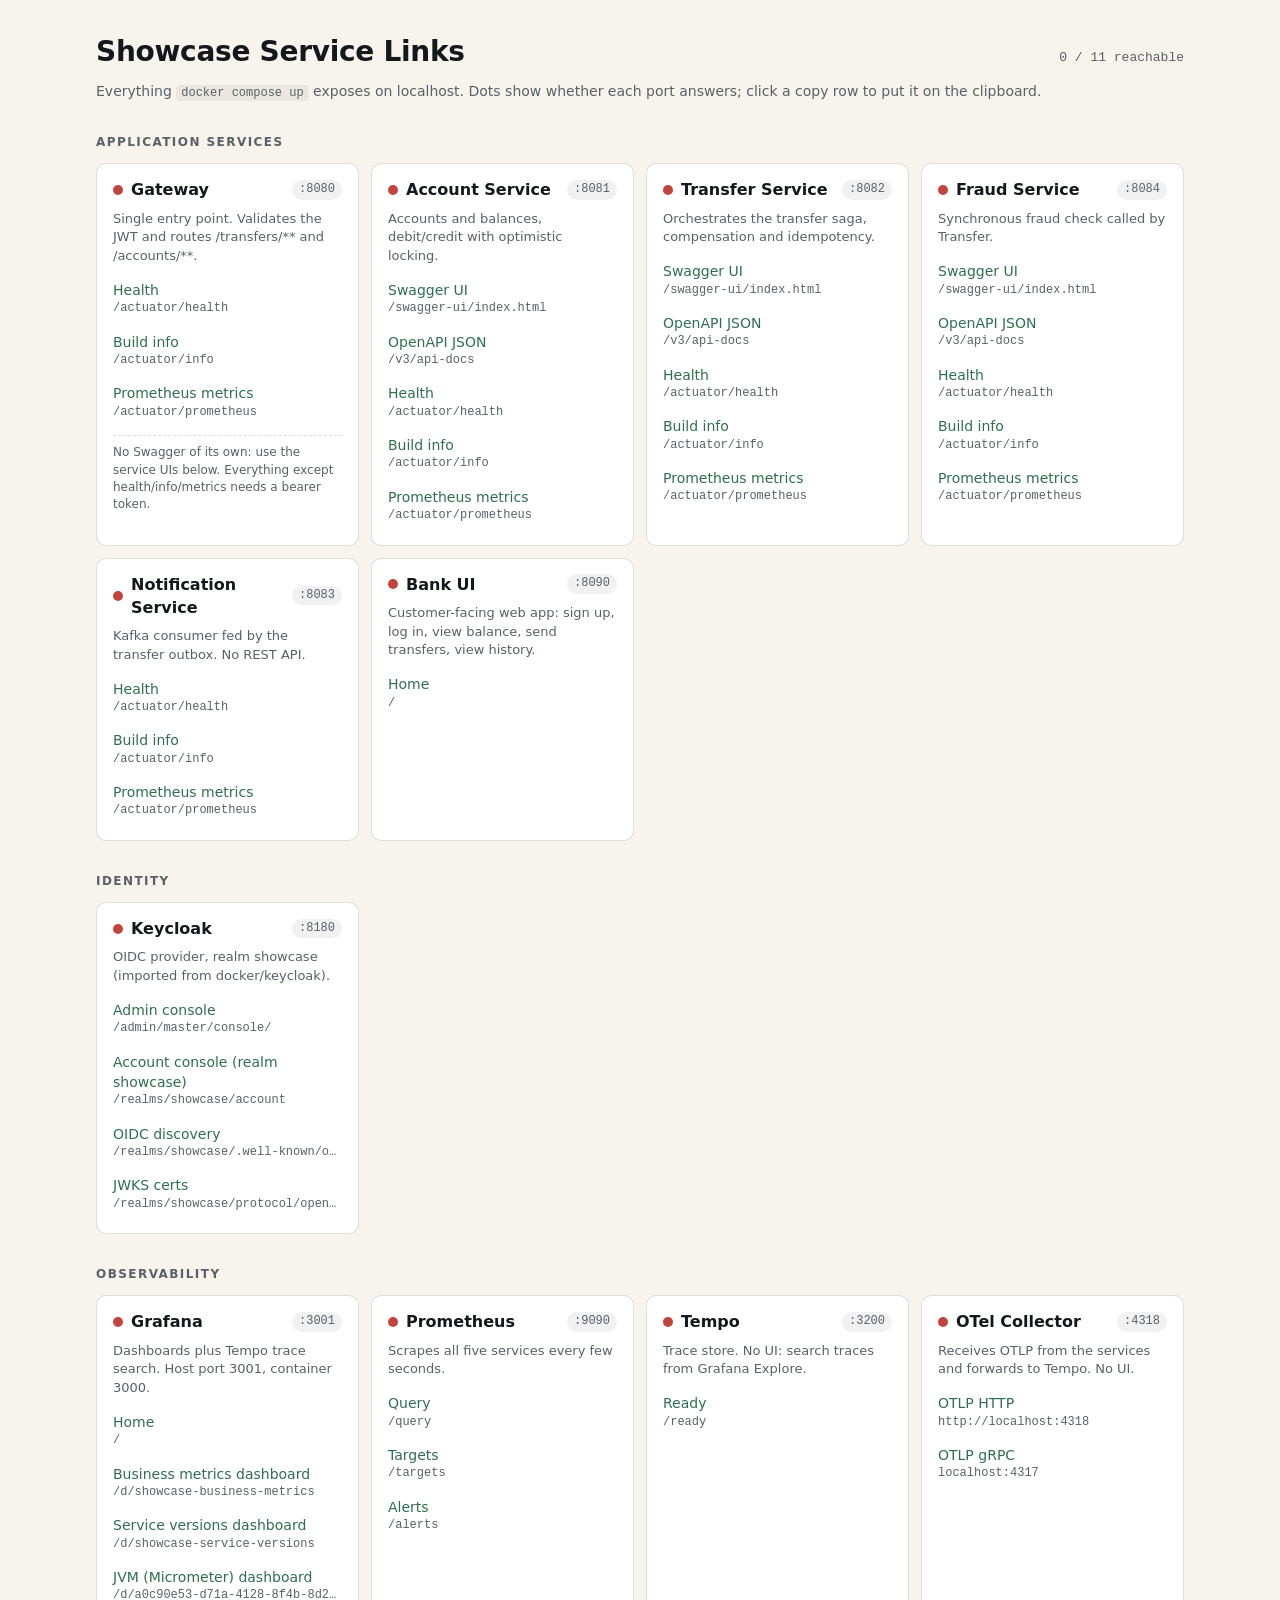
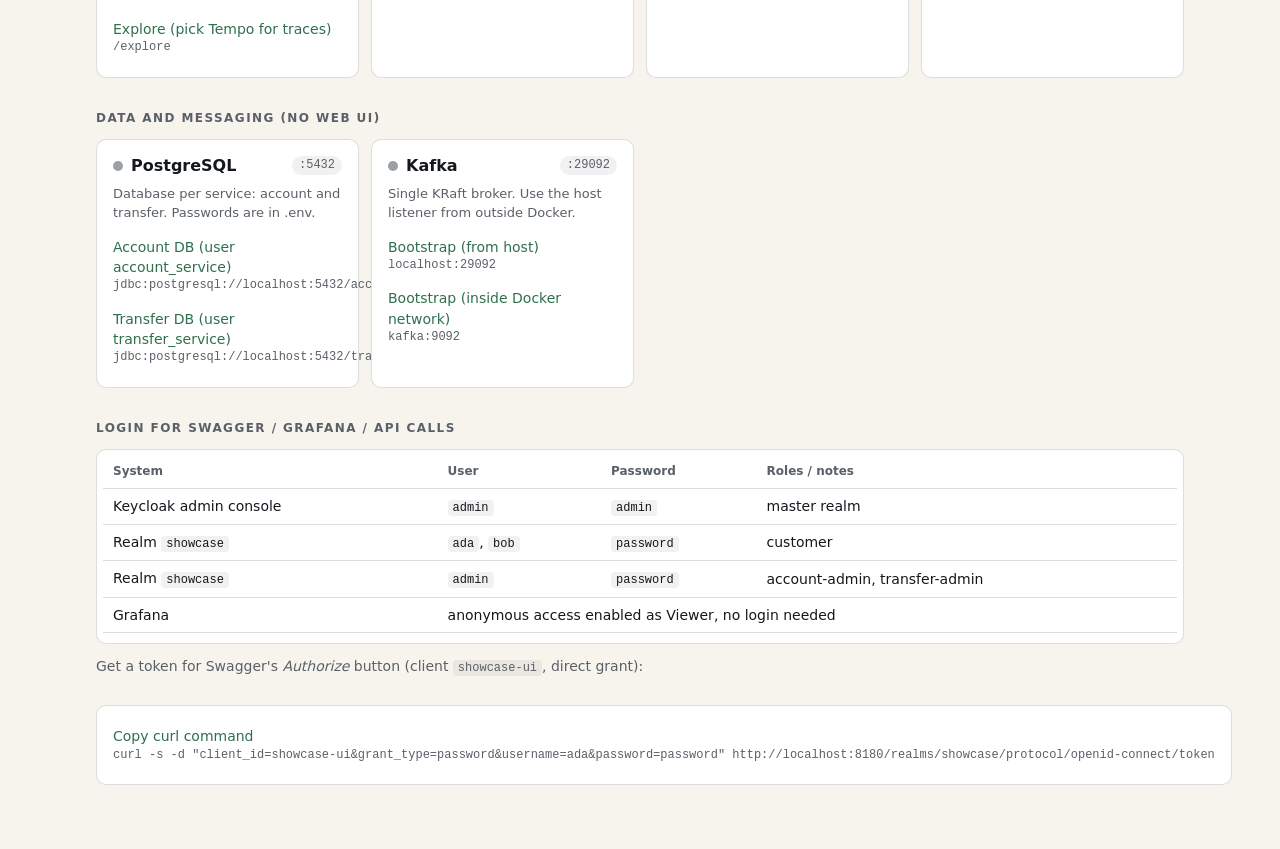
<file: docs/service-links.html>
<!doctype html>
<html lang="en">
<head>
<meta charset="utf-8">
<meta name="viewport" content="width=device-width, initial-scale=1">
<title>Showcase Service Links</title>
<style>
  :root{
    --bg:#F6F4EC; --card:#FFFFFF; --ink:#14181D; --ink-soft:#5A6068; --line:rgba(20,24,29,.14);
    --accent:#2F6F4E; --accent-soft:rgba(47,111,78,.12); --steel:#2B4C7E;
    --up:#2F9E5E; --down:#C2453D; --unknown:#9AA0A6; --code-bg:rgba(20,24,29,.06);
    --font:system-ui,-apple-system,"Segoe UI",Roboto,sans-serif;
    --mono:ui-monospace,SFMono-Regular,Consolas,"Liberation Mono",monospace;
  }
  @media (prefers-color-scheme:dark){
    :root{
      --bg:#14181D; --card:#1D2329; --ink:#ECEAE2; --ink-soft:#9BA3AB; --line:rgba(236,234,226,.14);
      --accent:#5CC08A; --accent-soft:rgba(92,192,138,.14); --steel:#7FA8E0;
      --up:#4FCB84; --down:#EE6F66; --unknown:#6B727A; --code-bg:rgba(236,234,226,.08);
    }
  }
  *{box-sizing:border-box;}
  body{margin:0;background:var(--bg);color:var(--ink);font-family:var(--font);line-height:1.45;-webkit-font-smoothing:antialiased;}
  main{max-width:1120px;margin:0 auto;padding:32px 16px 64px;}
  header{display:flex;flex-wrap:wrap;align-items:baseline;justify-content:space-between;gap:8px 24px;margin-bottom:8px;}
  h1{font-size:28px;margin:0;letter-spacing:-.01em;}
  .sub{color:var(--ink-soft);font-size:14px;margin:0 0 28px;}
  .summary{font-family:var(--mono);font-size:13px;color:var(--ink-soft);}
  h2{font-size:12px;text-transform:uppercase;letter-spacing:.12em;color:var(--ink-soft);margin:32px 0 12px;font-weight:600;}
  .grid{display:grid;grid-template-columns:repeat(auto-fill,minmax(260px,1fr));gap:12px;}
  .card{background:var(--card);border:1px solid var(--line);border-radius:10px;padding:14px 16px;display:flex;flex-direction:column;gap:8px;}
  .card-head{display:flex;align-items:center;gap:8px;}
  .dot{width:10px;height:10px;border-radius:50%;background:var(--unknown);flex:none;}
  .dot.up{background:var(--up);} .dot.down{background:var(--down);}
  .name{font-weight:650;font-size:16px;}
  .port{margin-left:auto;font-family:var(--mono);font-size:12px;color:var(--ink-soft);background:var(--code-bg);padding:1px 7px;border-radius:999px;}
  .desc{font-size:13px;color:var(--ink-soft);margin:0;}
  ul{list-style:none;margin:0;padding:0;display:flex;flex-direction:column;gap:2px;}
  li a,li button{display:flex;flex-direction:column;gap:0;width:calc(100% + 16px);text-align:left;padding:6px 8px;margin:0 -8px;border-radius:6px;
    color:var(--accent);text-decoration:none;font:inherit;font-size:14px;background:none;border:0;cursor:pointer;}
  li a:hover,li button:hover{background:var(--accent-soft);}
  li a:focus-visible,li button:focus-visible{outline:2px solid var(--steel);outline-offset:1px;}
  .path{font-family:var(--mono);font-size:12px;color:var(--ink-soft);white-space:nowrap;overflow:hidden;text-overflow:ellipsis;}
  .note{font-size:12px;color:var(--ink-soft);border-top:1px dashed var(--line);padding-top:8px;margin:0;}
  code{font-family:var(--mono);font-size:12px;background:var(--code-bg);padding:1px 5px;border-radius:4px;}
  .creds{width:100%;border-collapse:collapse;font-size:14px;}
  .creds th,.creds td{text-align:left;padding:7px 10px;border-bottom:1px solid var(--line);}
  .creds th{font-size:12px;color:var(--ink-soft);font-weight:600;}
  .panel{background:var(--card);border:1px solid var(--line);border-radius:10px;padding:6px 6px 10px;overflow-x:auto;}
  .toast{position:fixed;bottom:16px;left:50%;transform:translateX(-50%);background:var(--ink);color:var(--bg);padding:8px 14px;border-radius:8px;
    font-size:13px;opacity:0;pointer-events:none;transition:opacity .15s;}
  .toast.show{opacity:1;}
</style>
</head>
<body>
<main>
  <header>
    <h1>Showcase Service Links</h1>
    <span class="summary" id="summary">checking…</span>
  </header>
  <p class="sub">Everything <code>docker compose up</code> exposes on localhost. Dots show whether each port answers; click a copy row to put it on the clipboard.</p>

  <div id="sections"></div>

  <h2>Login for Swagger / Grafana / API calls</h2>
  <div class="panel">
    <table class="creds">
      <tr><th>System</th><th>User</th><th>Password</th><th>Roles / notes</th></tr>
      <tr><td>Keycloak admin console</td><td><code>admin</code></td><td><code>admin</code></td><td>master realm</td></tr>
      <tr><td>Realm <code>showcase</code></td><td><code>ada</code>, <code>bob</code></td><td><code>password</code></td><td>customer</td></tr>
      <tr><td>Realm <code>showcase</code></td><td><code>admin</code></td><td><code>password</code></td><td>account-admin, transfer-admin</td></tr>
      <tr><td>Grafana</td><td colspan="3">anonymous access enabled as Viewer, no login needed</td></tr>
    </table>
  </div>
  <p class="sub" style="margin-top:12px">Get a token for Swagger's <em>Authorize</em> button (client <code>showcase-ui</code>, direct grant):</p>
  <div class="grid" style="grid-template-columns:1fr"><div class="card"><ul id="token-row"></ul></div></div>
</main>
<div class="toast" id="toast">Copied</div>

<script>
  const H = "http://localhost:";
  const swagger = [["Swagger UI", "/swagger-ui/index.html"], ["OpenAPI JSON", "/v3/api-docs"]];
  const actuator = [["Health", "/actuator/health"], ["Build info", "/actuator/info"], ["Prometheus metrics", "/actuator/prometheus"]];

  const SECTIONS = [
    { title: "Application services", items: [
      { name: "Gateway", port: 8080, desc: "Single entry point. Validates the JWT and routes /transfers/** and /accounts/**.",
        links: actuator, note: "No Swagger of its own: use the service UIs below. Everything except health/info/metrics needs a bearer token." },
      { name: "Account Service", port: 8081, desc: "Accounts and balances, debit/credit with optimistic locking.", links: [...swagger, ...actuator] },
      { name: "Transfer Service", port: 8082, desc: "Orchestrates the transfer saga, compensation and idempotency.", links: [...swagger, ...actuator] },
      { name: "Fraud Service", port: 8084, desc: "Synchronous fraud check called by Transfer.", links: [...swagger, ...actuator] },
      { name: "Notification Service", port: 8083, desc: "Kafka consumer fed by the transfer outbox. No REST API.", links: actuator },
      { name: "Bank UI", port: 8090, desc: "Customer-facing web app: sign up, log in, view balance, send transfers, view history.", links: [["Home", "/"]] },
    ]},
    { title: "Identity", items: [
      { name: "Keycloak", port: 8180, desc: "OIDC provider, realm showcase (imported from docker/keycloak).", links: [
        ["Admin console", "/admin/master/console/"],
        ["Account console (realm showcase)", "/realms/showcase/account"],
        ["OIDC discovery", "/realms/showcase/.well-known/openid-configuration"],
        ["JWKS certs", "/realms/showcase/protocol/openid-connect/certs"],
      ]},
    ]},
    { title: "Observability", items: [
      { name: "Grafana", port: 3001, desc: "Dashboards plus Tempo trace search. Host port 3001, container 3000.", links: [
        ["Home", "/"],
        ["Business metrics dashboard", "/d/showcase-business-metrics"],
        ["Service versions dashboard", "/d/showcase-service-versions"],
        ["JVM (Micrometer) dashboard", "/d/a0c90e53-d71a-4128-8f4b-8d272e17e2e1"],
        ["Explore (pick Tempo for traces)", "/explore"],
      ]},
      { name: "Prometheus", port: 9090, desc: "Scrapes all five services every few seconds.", links: [
        ["Query", "/query"], ["Targets", "/targets"], ["Alerts", "/alerts"],
      ]},
      { name: "Tempo", port: 3200, desc: "Trace store. No UI: search traces from Grafana Explore.", links: [["Ready", "/ready"]] },
      { name: "OTel Collector", port: 4318, desc: "Receives OTLP from the services and forwards to Tempo. No UI.",
        copy: [["OTLP HTTP", "http://localhost:4318"], ["OTLP gRPC", "localhost:4317"]] },
    ]},
    { title: "Data and messaging (no web UI)", items: [
      { name: "PostgreSQL", port: 5432, desc: "Database per service: account and transfer. Passwords are in .env.", probe: false,
        copy: [["Account DB (user account_service)", "jdbc:postgresql://localhost:5432/account"],
               ["Transfer DB (user transfer_service)", "jdbc:postgresql://localhost:5432/transfer"]] },
      { name: "Kafka", port: 29092, desc: "Single KRaft broker. Use the host listener from outside Docker.", probe: false,
        copy: [["Bootstrap (from host)", "localhost:29092"], ["Bootstrap (inside Docker network)", "kafka:9092"]] },
    ]},
  ];

  const TOKEN_CMD = 'curl -s -d "client_id=showcase-ui&grant_type=password&username=ada&password=password" ' +
                    H + '8180/realms/showcase/protocol/openid-connect/token';

  const toast = document.getElementById("toast");
  let toastTimer;
  function copy(text) {
    const done = () => { toast.classList.add("show"); clearTimeout(toastTimer); toastTimer = setTimeout(() => toast.classList.remove("show"), 1200); };
    if (navigator.clipboard && window.isSecureContext) { navigator.clipboard.writeText(text).then(done); return; }
    const ta = Object.assign(document.createElement("textarea"), { value: text });
    document.body.appendChild(ta); ta.select(); document.execCommand("copy"); ta.remove(); done();
  }

  function el(tag, props = {}, ...kids) {
    const e = Object.assign(document.createElement(tag), props);
    kids.forEach(k => e.append(k));
    return e;
  }
  function copyRow(label, value) {
    const b = el("button", { type: "button", title: "Copy" }, el("span", { textContent: label }), el("span", { className: "path", textContent: value }));
    b.onclick = () => copy(value);
    return el("li", {}, b);
  }
  function linkRow(port, label, path) {
    return el("li", {}, el("a", { href: H + port + path, target: "_blank", rel: "noopener" },
      el("span", { textContent: label }), el("span", { className: "path", textContent: path })));
  }

  const dots = [];
  const root = document.getElementById("sections");
  SECTIONS.forEach(sec => {
    root.append(el("h2", { textContent: sec.title }));
    const grid = el("div", { className: "grid" });
    sec.items.forEach(it => {
      const dot = el("span", { className: "dot", title: it.probe === false ? "not HTTP, not probed" : "checking" });
      if (it.probe !== false) dots.push({ dot, port: it.port });
      const list = el("ul");
      (it.links || []).forEach(([l, p]) => list.append(linkRow(it.port, l, p)));
      (it.copy || []).forEach(([l, v]) => list.append(copyRow(l, v)));
      const card = el("div", { className: "card" },
        el("div", { className: "card-head" }, dot, el("span", { className: "name", textContent: it.name }),
          el("span", { className: "port", textContent: ":" + it.port })),
        el("p", { className: "desc", textContent: it.desc }), list);
      if (it.note) card.append(el("p", { className: "note", textContent: it.note }));
      grid.append(card);
    });
    root.append(grid);
  });
  document.getElementById("token-row").append(copyRow("Copy curl command", TOKEN_CMD));

  // A no-cors fetch resolves (opaque) for any HTTP answer and rejects only when nothing is listening,
  // which is all we need to colour a dot. It also sidesteps the CORS block on file:// pages.
  function probe(port) {
    const ctl = new AbortController();
    const t = setTimeout(() => ctl.abort(), 3000);
    return fetch(H + port + "/", { mode: "no-cors", cache: "no-store", signal: ctl.signal })
      .then(() => true, () => false).finally(() => clearTimeout(t));
  }
  async function refresh() {
    const results = await Promise.all(dots.map(async d => [d, await probe(d.port)]));
    let up = 0;
    results.forEach(([d, ok]) => { d.dot.className = "dot " + (ok ? "up" : "down"); d.dot.title = ok ? "reachable" : "not reachable"; if (ok) up++; });
    document.getElementById("summary").textContent = up + " / " + dots.length + " reachable";
  }
  refresh();
  setInterval(refresh, 15000);
</script>
</body>
</html>
</file>
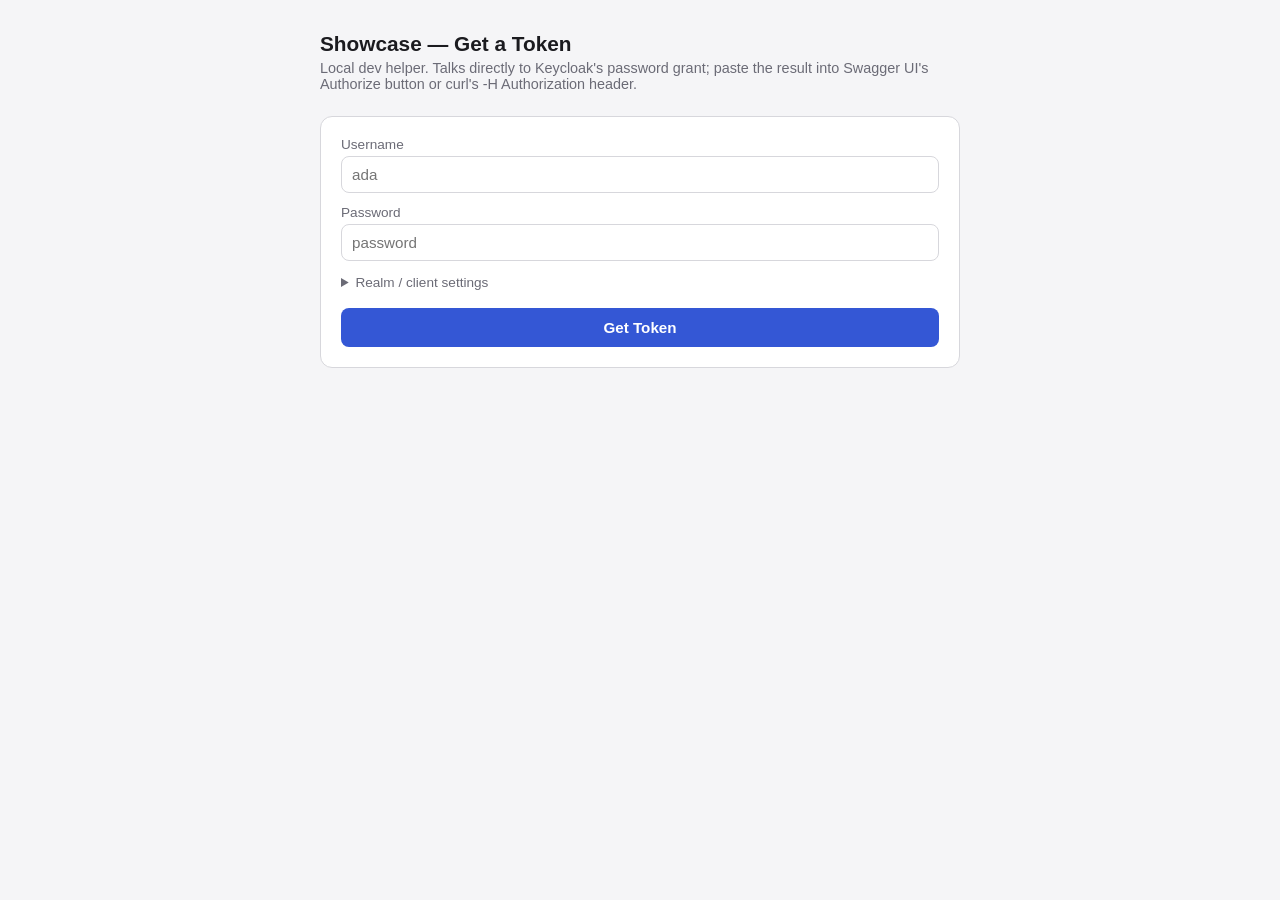
<file: tools/get-token.html>
<!doctype html>
<html lang="en">
<head>
<meta charset="utf-8">
<title>Showcase — Get a Token</title>
<style>
  :root {
    color-scheme: light dark;
    --bg: #f5f5f7;
    --panel: #ffffff;
    --border: #d7d7dc;
    --text: #1b1b1f;
    --muted: #6b6b76;
    --accent: #3457d5;
    --accent-text: #ffffff;
    --error: #c0392b;
    --mono: ui-monospace, SFMono-Regular, Menlo, Consolas, monospace;
  }
  @media (prefers-color-scheme: dark) {
    :root {
      --bg: #16161a;
      --panel: #1f1f24;
      --border: #34343c;
      --text: #eceef1;
      --muted: #9a9aa5;
      --accent: #6a89ff;
      --accent-text: #10101a;
    }
  }
  * { box-sizing: border-box; }
  body {
    margin: 0;
    padding: 32px 16px;
    background: var(--bg);
    color: var(--text);
    font-family: -apple-system, BlinkMacSystemFont, "Segoe UI", Roboto, sans-serif;
    display: flex;
    justify-content: center;
  }
  main { width: 100%; max-width: 640px; }
  h1 { font-size: 1.3rem; margin: 0 0 4px; }
  p.sub { color: var(--muted); margin: 0 0 24px; font-size: 0.9rem; }
  .panel {
    background: var(--panel);
    border: 1px solid var(--border);
    border-radius: 12px;
    padding: 20px;
    margin-bottom: 16px;
  }
  label { display: block; font-size: 0.85rem; color: var(--muted); margin: 12px 0 4px; }
  label:first-child { margin-top: 0; }
  input {
    width: 100%;
    padding: 9px 10px;
    border-radius: 8px;
    border: 1px solid var(--border);
    background: transparent;
    color: var(--text);
    font-size: 0.95rem;
  }
  details { margin-top: 14px; }
  details summary { cursor: pointer; color: var(--muted); font-size: 0.85rem; }
  button {
    margin-top: 18px;
    width: 100%;
    padding: 11px;
    border: none;
    border-radius: 8px;
    background: var(--accent);
    color: var(--accent-text);
    font-size: 0.95rem;
    font-weight: 600;
    cursor: pointer;
  }
  button:disabled { opacity: 0.6; cursor: default; }
  .row { display: flex; gap: 10px; align-items: center; }
  .row textarea { flex: 1; }
  textarea {
    width: 100%;
    min-height: 90px;
    padding: 10px;
    border-radius: 8px;
    border: 1px solid var(--border);
    background: var(--bg);
    color: var(--text);
    font-family: var(--mono);
    font-size: 0.78rem;
    resize: vertical;
  }
  .copy-btn {
    margin-top: 0;
    width: auto;
    padding: 8px 14px;
    flex-shrink: 0;
  }
  .error {
    color: var(--error);
    font-size: 0.9rem;
    margin-top: 12px;
    white-space: pre-wrap;
  }
  .claims {
    font-family: var(--mono);
    font-size: 0.8rem;
    white-space: pre-wrap;
    color: var(--muted);
  }
  .hidden { display: none; }
  .exp-note { font-size: 0.8rem; color: var(--muted); margin-top: 6px; }
</style>
</head>
<body>
<main>
  <h1>Showcase — Get a Token</h1>
  <p class="sub">Local dev helper. Talks directly to Keycloak's password grant; paste the result into Swagger UI's Authorize button or curl's -H Authorization header.</p>

  <div class="panel">
    <label for="username">Username</label>
    <input id="username" placeholder="ada" autocomplete="username">

    <label for="password">Password</label>
    <input id="password" type="password" placeholder="password" autocomplete="current-password">

    <details>
      <summary>Realm / client settings</summary>
      <label for="tokenUrl">Token endpoint</label>
      <input id="tokenUrl" value="http://localhost:8180/realms/showcase/protocol/openid-connect/token">
      <label for="clientId">Client ID</label>
      <input id="clientId" value="showcase-ui">
    </details>

    <button id="submit">Get Token</button>
    <div id="error" class="error hidden"></div>
  </div>

  <div id="result" class="panel hidden">
    <label>Access token</label>
    <div class="row">
      <textarea id="token" readonly></textarea>
      <button id="copy" class="copy-btn">Copy</button>
    </div>
    <div id="expNote" class="exp-note"></div>

    <label>Decoded claims</label>
    <div id="claims" class="claims"></div>
  </div>
</main>

<script>
(function () {
  const $ = (id) => document.getElementById(id);
  const submitBtn = $('submit');
  const errorBox = $('error');
  const resultBox = $('result');
  const tokenBox = $('token');
  const claimsBox = $('claims');
  const expNote = $('expNote');
  const copyBtn = $('copy');

  function showError(message) {
    errorBox.textContent = message;
    errorBox.classList.remove('hidden');
    resultBox.classList.add('hidden');
  }

  function decodeJwtPayload(jwt) {
    const payload = jwt.split('.')[1];
    const padded = payload.replace(/-/g, '+').replace(/_/g, '/')
      + '='.repeat((4 - (payload.length % 4)) % 4);
    return JSON.parse(atob(padded));
  }

  async function getToken() {
    errorBox.classList.add('hidden');
    resultBox.classList.add('hidden');
    submitBtn.disabled = true;
    submitBtn.textContent = 'Requesting…';

    const tokenUrl = $('tokenUrl').value.trim();
    const clientId = $('clientId').value.trim();
    const username = $('username').value;
    const password = $('password').value;

    try {
      const body = new URLSearchParams({
        grant_type: 'password',
        client_id: clientId,
        username: username,
        password: password
      });

      const response = await fetch(tokenUrl, {
        method: 'POST',
        headers: { 'Content-Type': 'application/x-www-form-urlencoded' },
        body: body.toString()
      });

      const data = await response.json();

      if (!response.ok) {
        throw new Error((data.error_description || data.error || 'Request failed') + ` (HTTP ${response.status})`);
      }

      tokenBox.value = data.access_token;
      const claims = decodeJwtPayload(data.access_token);
      const roles = (claims.realm_access && claims.realm_access.roles) || [];
      claimsBox.textContent =
        `sub: ${claims.sub}\n` +
        `preferred_username: ${claims.preferred_username || '(none)'}\n` +
        `roles: ${roles.join(', ') || '(none)'}\n` +
        `iss: ${claims.iss}`;
      expNote.textContent = `Expires in ${data.expires_in}s (${new Date(claims.exp * 1000).toLocaleTimeString()})`;
      resultBox.classList.remove('hidden');
    } catch (err) {
      if (err instanceof TypeError) {
        showError('Network/CORS error reaching the token endpoint. Keycloak only accepts this page from '
          + 'IntelliJ\'s built-in server (http://localhost:63342): open tools/get-token.html in IntelliJ '
          + 'and use its browser preview, not file://. Also check Keycloak is up on :8180.\n\n' + err.message);
      } else {
        showError(err.message);
      }
    } finally {
      submitBtn.disabled = false;
      submitBtn.textContent = 'Get Token';
    }
  }

  submitBtn.addEventListener('click', getToken);
  [$('username'), $('password')].forEach((el) =>
    el.addEventListener('keydown', (e) => { if (e.key === 'Enter') getToken(); }));

  copyBtn.addEventListener('click', async () => {
    try {
      await navigator.clipboard.writeText(tokenBox.value);
      copyBtn.textContent = 'Copied!';
    } catch {
      tokenBox.select();
      document.execCommand('copy');
      copyBtn.textContent = 'Copied!';
    }
    setTimeout(() => { copyBtn.textContent = 'Copy'; }, 1500);
  });
})();
</script>
</body>
</html>
</file>
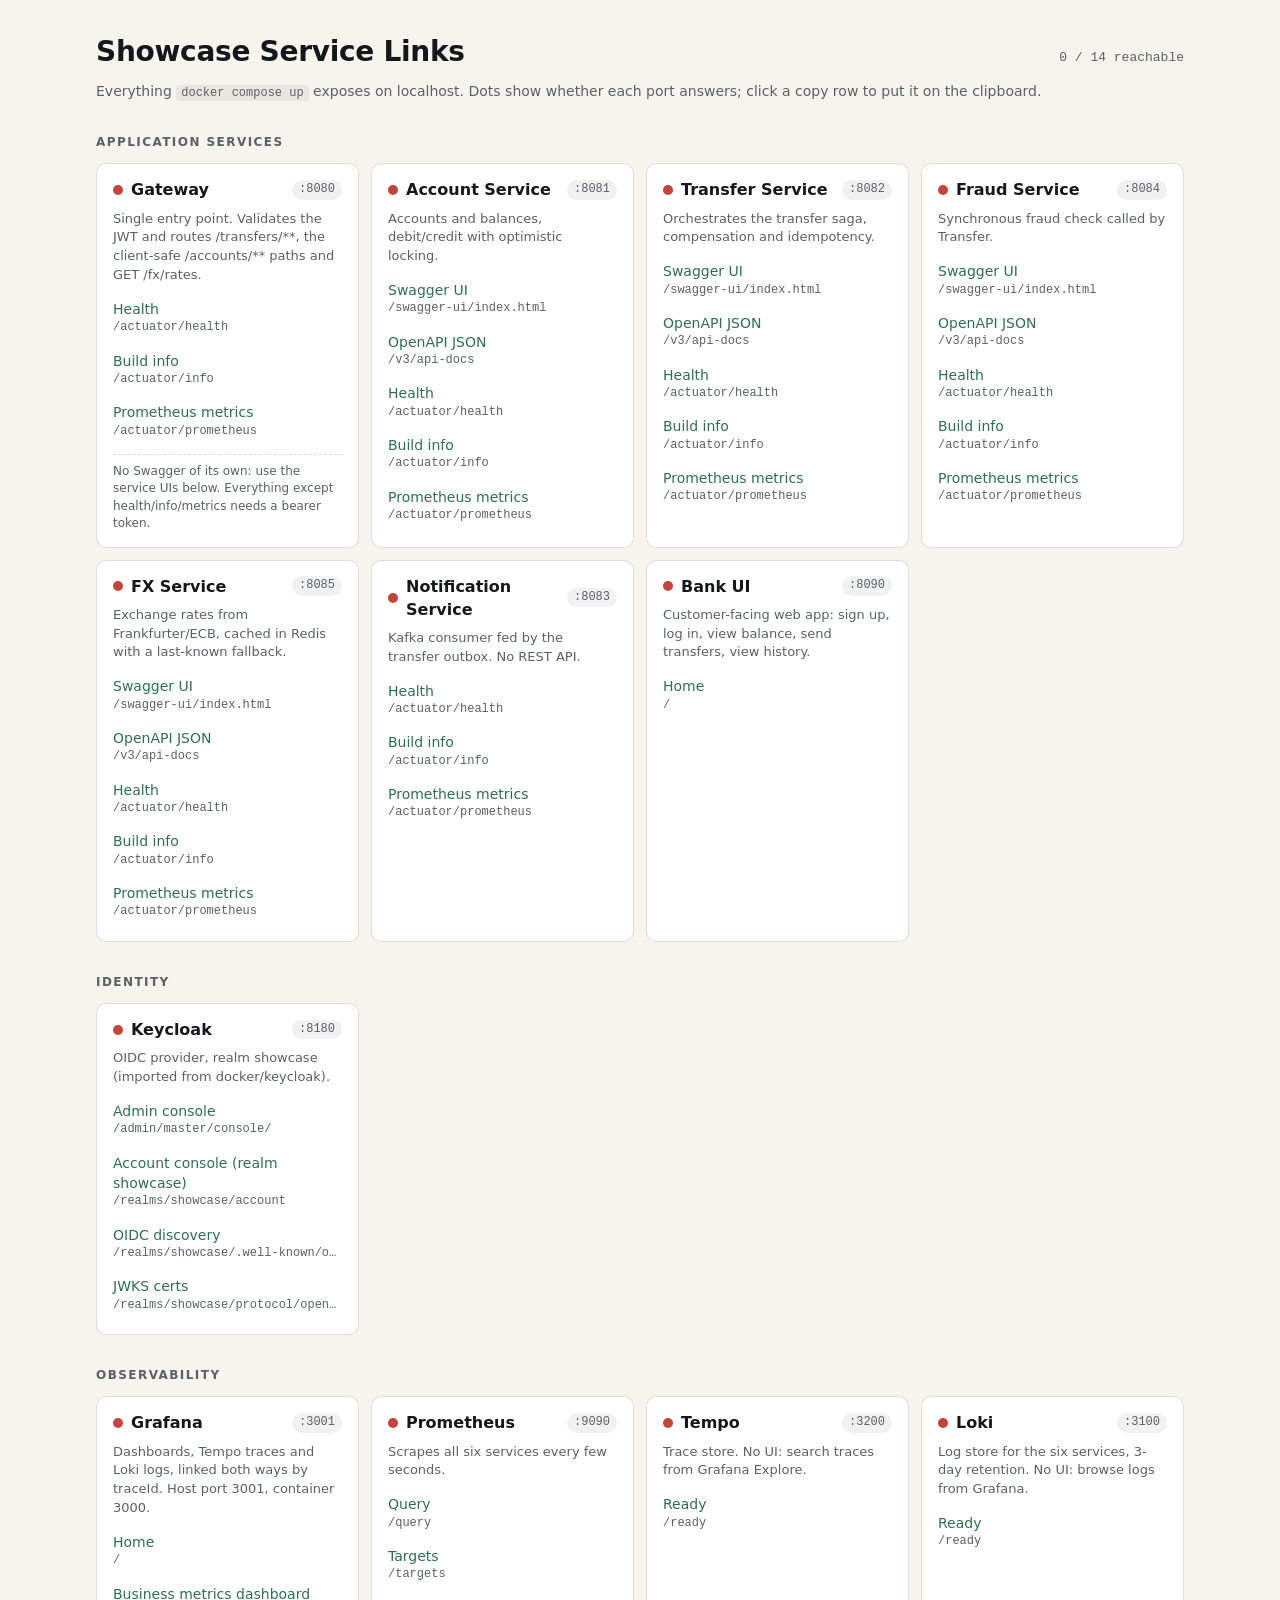
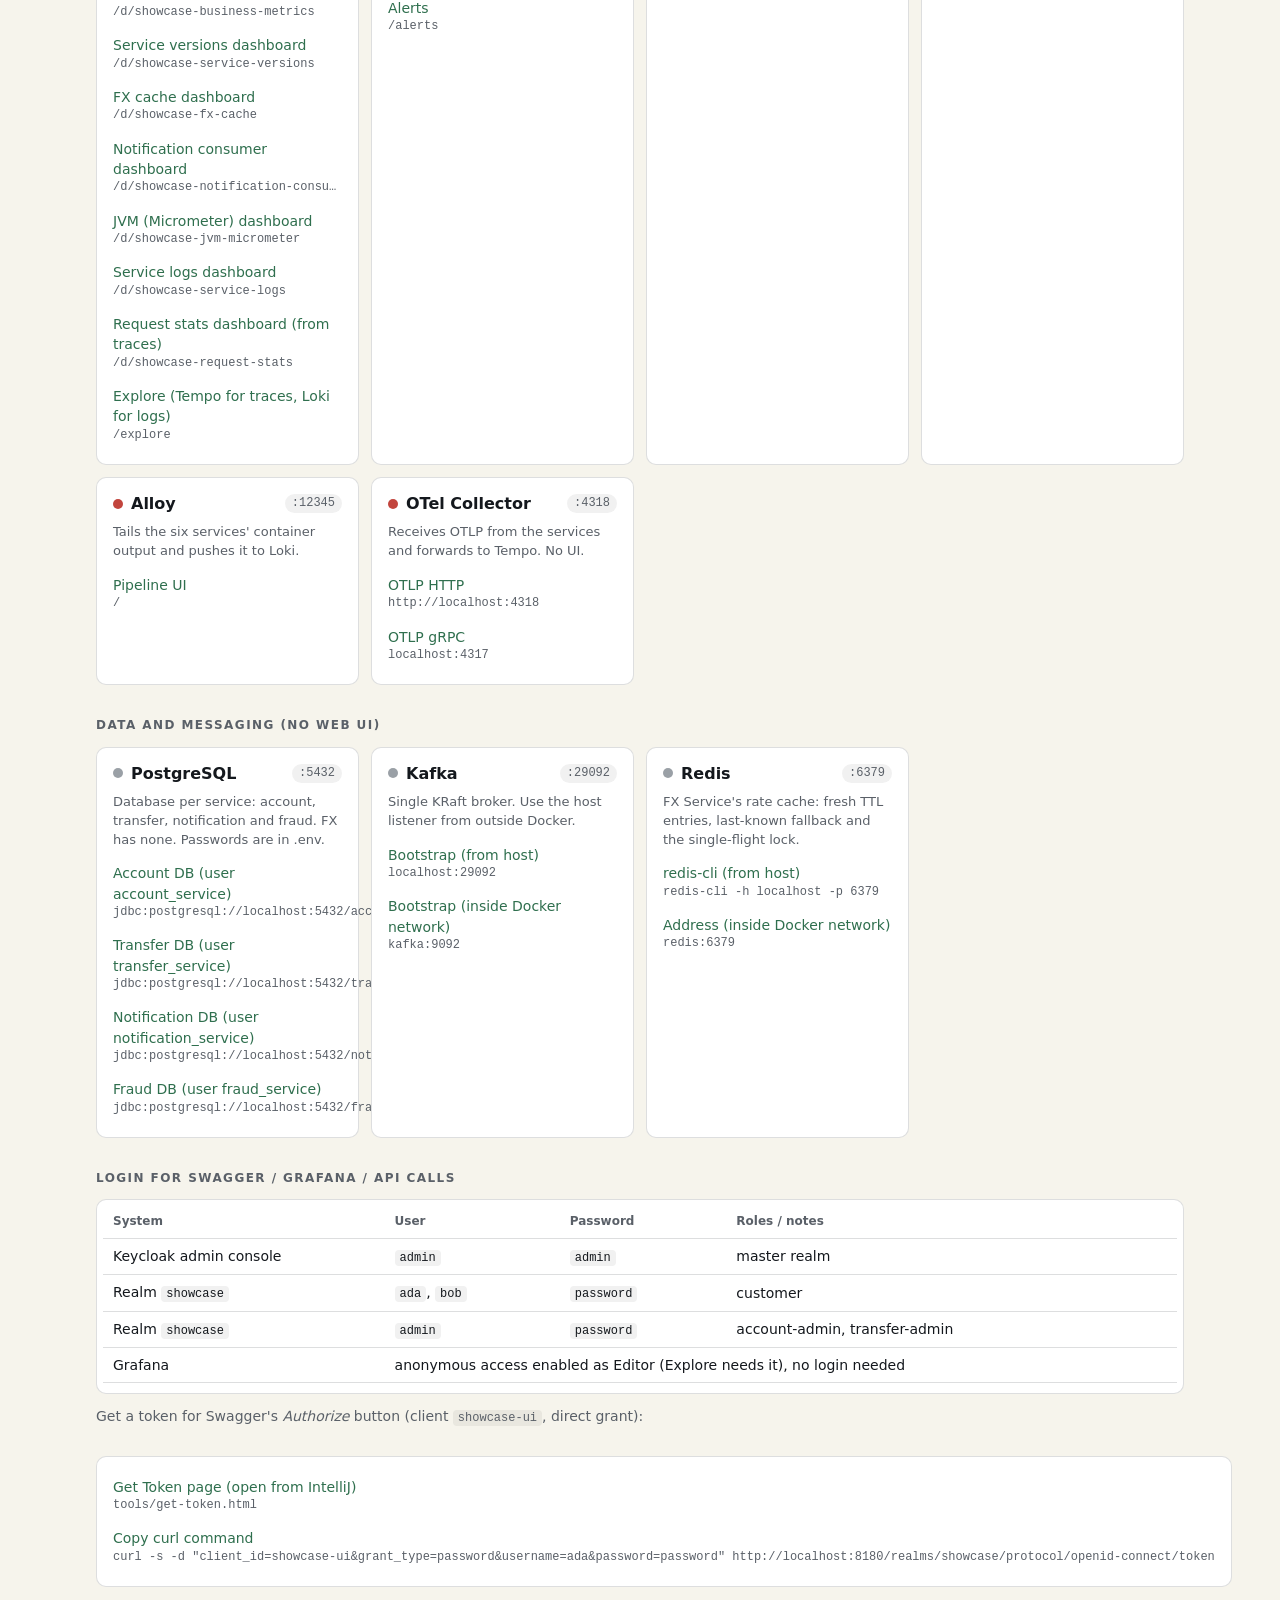
<file: tools/service-links.html>
<!doctype html>
<html lang="en">
<head>
<meta charset="utf-8">
<meta name="viewport" content="width=device-width, initial-scale=1">
<title>Showcase Service Links</title>
<style>
  :root{
    --bg:#F6F4EC; --card:#FFFFFF; --ink:#14181D; --ink-soft:#5A6068; --line:rgba(20,24,29,.14);
    --accent:#2F6F4E; --accent-soft:rgba(47,111,78,.12); --steel:#2B4C7E;
    --up:#2F9E5E; --down:#C2453D; --unknown:#9AA0A6; --code-bg:rgba(20,24,29,.06);
    --font:system-ui,-apple-system,"Segoe UI",Roboto,sans-serif;
    --mono:ui-monospace,SFMono-Regular,Consolas,"Liberation Mono",monospace;
  }
  @media (prefers-color-scheme:dark){
    :root{
      --bg:#14181D; --card:#1D2329; --ink:#ECEAE2; --ink-soft:#9BA3AB; --line:rgba(236,234,226,.14);
      --accent:#5CC08A; --accent-soft:rgba(92,192,138,.14); --steel:#7FA8E0;
      --up:#4FCB84; --down:#EE6F66; --unknown:#6B727A; --code-bg:rgba(236,234,226,.08);
    }
  }
  *{box-sizing:border-box;}
  body{margin:0;background:var(--bg);color:var(--ink);font-family:var(--font);line-height:1.45;-webkit-font-smoothing:antialiased;}
  main{max-width:1120px;margin:0 auto;padding:32px 16px 64px;}
  header{display:flex;flex-wrap:wrap;align-items:baseline;justify-content:space-between;gap:8px 24px;margin-bottom:8px;}
  h1{font-size:28px;margin:0;letter-spacing:-.01em;}
  .sub{color:var(--ink-soft);font-size:14px;margin:0 0 28px;}
  .summary{font-family:var(--mono);font-size:13px;color:var(--ink-soft);}
  h2{font-size:12px;text-transform:uppercase;letter-spacing:.12em;color:var(--ink-soft);margin:32px 0 12px;font-weight:600;}
  .grid{display:grid;grid-template-columns:repeat(auto-fill,minmax(260px,1fr));gap:12px;}
  .card{background:var(--card);border:1px solid var(--line);border-radius:10px;padding:14px 16px;display:flex;flex-direction:column;gap:8px;}
  .card-head{display:flex;align-items:center;gap:8px;}
  .dot{width:10px;height:10px;border-radius:50%;background:var(--unknown);flex:none;}
  .dot.up{background:var(--up);} .dot.down{background:var(--down);}
  .name{font-weight:650;font-size:16px;}
  .port{margin-left:auto;font-family:var(--mono);font-size:12px;color:var(--ink-soft);background:var(--code-bg);padding:1px 7px;border-radius:999px;}
  .desc{font-size:13px;color:var(--ink-soft);margin:0;}
  ul{list-style:none;margin:0;padding:0;display:flex;flex-direction:column;gap:2px;}
  li a,li button{display:flex;flex-direction:column;gap:0;width:calc(100% + 16px);text-align:left;padding:6px 8px;margin:0 -8px;border-radius:6px;
    color:var(--accent);text-decoration:none;font:inherit;font-size:14px;background:none;border:0;cursor:pointer;}
  li a:hover,li button:hover{background:var(--accent-soft);}
  li a:focus-visible,li button:focus-visible{outline:2px solid var(--steel);outline-offset:1px;}
  .path{font-family:var(--mono);font-size:12px;color:var(--ink-soft);white-space:nowrap;overflow:hidden;text-overflow:ellipsis;}
  .note{font-size:12px;color:var(--ink-soft);border-top:1px dashed var(--line);padding-top:8px;margin:0;}
  code{font-family:var(--mono);font-size:12px;background:var(--code-bg);padding:1px 5px;border-radius:4px;}
  .creds{width:100%;border-collapse:collapse;font-size:14px;}
  .creds th,.creds td{text-align:left;padding:7px 10px;border-bottom:1px solid var(--line);}
  .creds th{font-size:12px;color:var(--ink-soft);font-weight:600;}
  .panel{background:var(--card);border:1px solid var(--line);border-radius:10px;padding:6px 6px 10px;overflow-x:auto;}
  .toast{position:fixed;bottom:16px;left:50%;transform:translateX(-50%);background:var(--ink);color:var(--bg);padding:8px 14px;border-radius:8px;
    font-size:13px;opacity:0;pointer-events:none;transition:opacity .15s;}
  .toast.show{opacity:1;}
</style>
</head>
<body>
<main>
  <header>
    <h1>Showcase Service Links</h1>
    <span class="summary" id="summary">checking…</span>
  </header>
  <p class="sub">Everything <code>docker compose up</code> exposes on localhost. Dots show whether each port answers; click a copy row to put it on the clipboard.</p>

  <div id="sections"></div>

  <h2>Login for Swagger / Grafana / API calls</h2>
  <div class="panel">
    <table class="creds">
      <tr><th>System</th><th>User</th><th>Password</th><th>Roles / notes</th></tr>
      <tr><td>Keycloak admin console</td><td><code>admin</code></td><td><code>admin</code></td><td>master realm</td></tr>
      <tr><td>Realm <code>showcase</code></td><td><code>ada</code>, <code>bob</code></td><td><code>password</code></td><td>customer</td></tr>
      <tr><td>Realm <code>showcase</code></td><td><code>admin</code></td><td><code>password</code></td><td>account-admin, transfer-admin</td></tr>
      <tr><td>Grafana</td><td colspan="3">anonymous access enabled as Editor (Explore needs it), no login needed</td></tr>
    </table>
  </div>
  <p class="sub" style="margin-top:12px">Get a token for Swagger's <em>Authorize</em> button (client <code>showcase-ui</code>, direct grant):</p>
  <div class="grid" style="grid-template-columns:1fr"><div class="card"><ul id="token-row"></ul></div></div>
</main>
<div class="toast" id="toast">Copied</div>

<script>
  const H = "http://localhost:";
  const swagger = [["Swagger UI", "/swagger-ui/index.html"], ["OpenAPI JSON", "/v3/api-docs"]];
  const actuator = [["Health", "/actuator/health"], ["Build info", "/actuator/info"], ["Prometheus metrics", "/actuator/prometheus"]];

  const SECTIONS = [
    { title: "Application services", items: [
      { name: "Gateway", port: 8080, desc: "Single entry point. Validates the JWT and routes /transfers/**, the client-safe /accounts/** paths and GET /fx/rates.",
        links: actuator, note: "No Swagger of its own: use the service UIs below. Everything except health/info/metrics needs a bearer token." },
      { name: "Account Service", port: 8081, desc: "Accounts and balances, debit/credit with optimistic locking.", links: [...swagger, ...actuator] },
      { name: "Transfer Service", port: 8082, desc: "Orchestrates the transfer saga, compensation and idempotency.", links: [...swagger, ...actuator] },
      { name: "Fraud Service", port: 8084, desc: "Synchronous fraud check called by Transfer.", links: [...swagger, ...actuator] },
      { name: "FX Service", port: 8085, desc: "Exchange rates from Frankfurter/ECB, cached in Redis with a last-known fallback.", links: [...swagger, ...actuator] },
      { name: "Notification Service", port: 8083, desc: "Kafka consumer fed by the transfer outbox. No REST API.", links: actuator },
      { name: "Bank UI", port: 8090, desc: "Customer-facing web app: sign up, log in, view balance, send transfers, view history.", links: [["Home", "/"]] },
    ]},
    { title: "Identity", items: [
      { name: "Keycloak", port: 8180, desc: "OIDC provider, realm showcase (imported from docker/keycloak).", links: [
        ["Admin console", "/admin/master/console/"],
        ["Account console (realm showcase)", "/realms/showcase/account"],
        ["OIDC discovery", "/realms/showcase/.well-known/openid-configuration"],
        ["JWKS certs", "/realms/showcase/protocol/openid-connect/certs"],
      ]},
    ]},
    { title: "Observability", items: [
      { name: "Grafana", port: 3001, desc: "Dashboards, Tempo traces and Loki logs, linked both ways by traceId. Host port 3001, container 3000.", links: [
        ["Home", "/"],
        ["Business metrics dashboard", "/d/showcase-business-metrics"],
        ["Service versions dashboard", "/d/showcase-service-versions"],
        ["FX cache dashboard", "/d/showcase-fx-cache"],
        ["Notification consumer dashboard", "/d/showcase-notification-consumer"],
        ["JVM (Micrometer) dashboard", "/d/showcase-jvm-micrometer"],
        ["Service logs dashboard", "/d/showcase-service-logs"],
        ["Request stats dashboard (from traces)", "/d/showcase-request-stats"],
        ["Explore (Tempo for traces, Loki for logs)", "/explore"],
      ]},
      { name: "Prometheus", port: 9090, desc: "Scrapes all six services every few seconds.", links: [
        ["Query", "/query"], ["Targets", "/targets"], ["Alerts", "/alerts"],
      ]},
      { name: "Tempo", port: 3200, desc: "Trace store. No UI: search traces from Grafana Explore.", links: [["Ready", "/ready"]] },
      { name: "Loki", port: 3100, desc: "Log store for the six services, 3-day retention. No UI: browse logs from Grafana.", links: [["Ready", "/ready"]] },
      { name: "Alloy", port: 12345, desc: "Tails the six services' container output and pushes it to Loki.", links: [["Pipeline UI", "/"]] },
      { name: "OTel Collector", port: 4318, desc: "Receives OTLP from the services and forwards to Tempo. No UI.",
        copy: [["OTLP HTTP", "http://localhost:4318"], ["OTLP gRPC", "localhost:4317"]] },
    ]},
    { title: "Data and messaging (no web UI)", items: [
      { name: "PostgreSQL", port: 5432, desc: "Database per service: account, transfer, notification and fraud. FX has none. Passwords are in .env.", probe: false,
        copy: [["Account DB (user account_service)", "jdbc:postgresql://localhost:5432/account"],
               ["Transfer DB (user transfer_service)", "jdbc:postgresql://localhost:5432/transfer"],
               ["Notification DB (user notification_service)", "jdbc:postgresql://localhost:5432/notification"],
               ["Fraud DB (user fraud_service)", "jdbc:postgresql://localhost:5432/fraud"]] },
      { name: "Kafka", port: 29092, desc: "Single KRaft broker. Use the host listener from outside Docker.", probe: false,
        copy: [["Bootstrap (from host)", "localhost:29092"], ["Bootstrap (inside Docker network)", "kafka:9092"]] },
      { name: "Redis", port: 6379, desc: "FX Service's rate cache: fresh TTL entries, last-known fallback and the single-flight lock.", probe: false,
        copy: [["redis-cli (from host)", "redis-cli -h localhost -p 6379"], ["Address (inside Docker network)", "redis:6379"]] },
    ]},
  ];

  const TOKEN_CMD = 'curl -s -d "client_id=showcase-ui&grant_type=password&username=ada&password=password" ' +
                    H + '8180/realms/showcase/protocol/openid-connect/token';

  const toast = document.getElementById("toast");
  let toastTimer;
  function copy(text) {
    const done = () => { toast.classList.add("show"); clearTimeout(toastTimer); toastTimer = setTimeout(() => toast.classList.remove("show"), 1200); };
    if (navigator.clipboard && window.isSecureContext) { navigator.clipboard.writeText(text).then(done); return; }
    const ta = Object.assign(document.createElement("textarea"), { value: text });
    document.body.appendChild(ta); ta.select(); document.execCommand("copy"); ta.remove(); done();
  }

  function el(tag, props = {}, ...kids) {
    const e = Object.assign(document.createElement(tag), props);
    kids.forEach(k => e.append(k));
    return e;
  }
  function copyRow(label, value) {
    const b = el("button", { type: "button", title: "Copy" }, el("span", { textContent: label }), el("span", { className: "path", textContent: value }));
    b.onclick = () => copy(value);
    return el("li", {}, b);
  }
  function linkRow(port, label, path) {
    return el("li", {}, el("a", { href: H + port + path, target: "_blank", rel: "noopener" },
      el("span", { textContent: label }), el("span", { className: "path", textContent: path })));
  }

  const dots = [];
  const root = document.getElementById("sections");
  SECTIONS.forEach(sec => {
    root.append(el("h2", { textContent: sec.title }));
    const grid = el("div", { className: "grid" });
    sec.items.forEach(it => {
      const dot = el("span", { className: "dot", title: it.probe === false ? "not HTTP, not probed" : "checking" });
      if (it.probe !== false) dots.push({ dot, port: it.port });
      const list = el("ul");
      (it.links || []).forEach(([l, p]) => list.append(linkRow(it.port, l, p)));
      (it.copy || []).forEach(([l, v]) => list.append(copyRow(l, v)));
      const card = el("div", { className: "card" },
        el("div", { className: "card-head" }, dot, el("span", { className: "name", textContent: it.name }),
          el("span", { className: "port", textContent: ":" + it.port })),
        el("p", { className: "desc", textContent: it.desc }), list);
      if (it.note) card.append(el("p", { className: "note", textContent: it.note }));
      grid.append(card);
    });
    root.append(grid);
  });
  // Relative link: get-token.html sits next to this page in tools/. Keycloak only allows it from
  // IntelliJ's built-in server (localhost:63342), so it works when both pages are opened from there.
  document.getElementById("token-row").append(
    el("li", {}, el("a", { href: "get-token.html", target: "_blank", rel: "noopener" },
      el("span", { textContent: "Get Token page (open from IntelliJ)" }), el("span", { className: "path", textContent: "tools/get-token.html" }))),
    copyRow("Copy curl command", TOKEN_CMD));

  // A no-cors fetch resolves (opaque) for any HTTP answer and rejects only when nothing is listening,
  // which is all we need to colour a dot. It also sidesteps the CORS block on file:// pages.
  function probe(port) {
    const ctl = new AbortController();
    const t = setTimeout(() => ctl.abort(), 3000);
    return fetch(H + port + "/", { mode: "no-cors", cache: "no-store", signal: ctl.signal })
      .then(() => true, () => false).finally(() => clearTimeout(t));
  }
  async function refresh() {
    const results = await Promise.all(dots.map(async d => [d, await probe(d.port)]));
    let up = 0;
    results.forEach(([d, ok]) => { d.dot.className = "dot " + (ok ? "up" : "down"); d.dot.title = ok ? "reachable" : "not reachable"; if (ok) up++; });
    document.getElementById("summary").textContent = up + " / " + dots.length + " reachable";
  }
  refresh();
  setInterval(refresh, 15000);
</script>
</body>
</html>
</file>
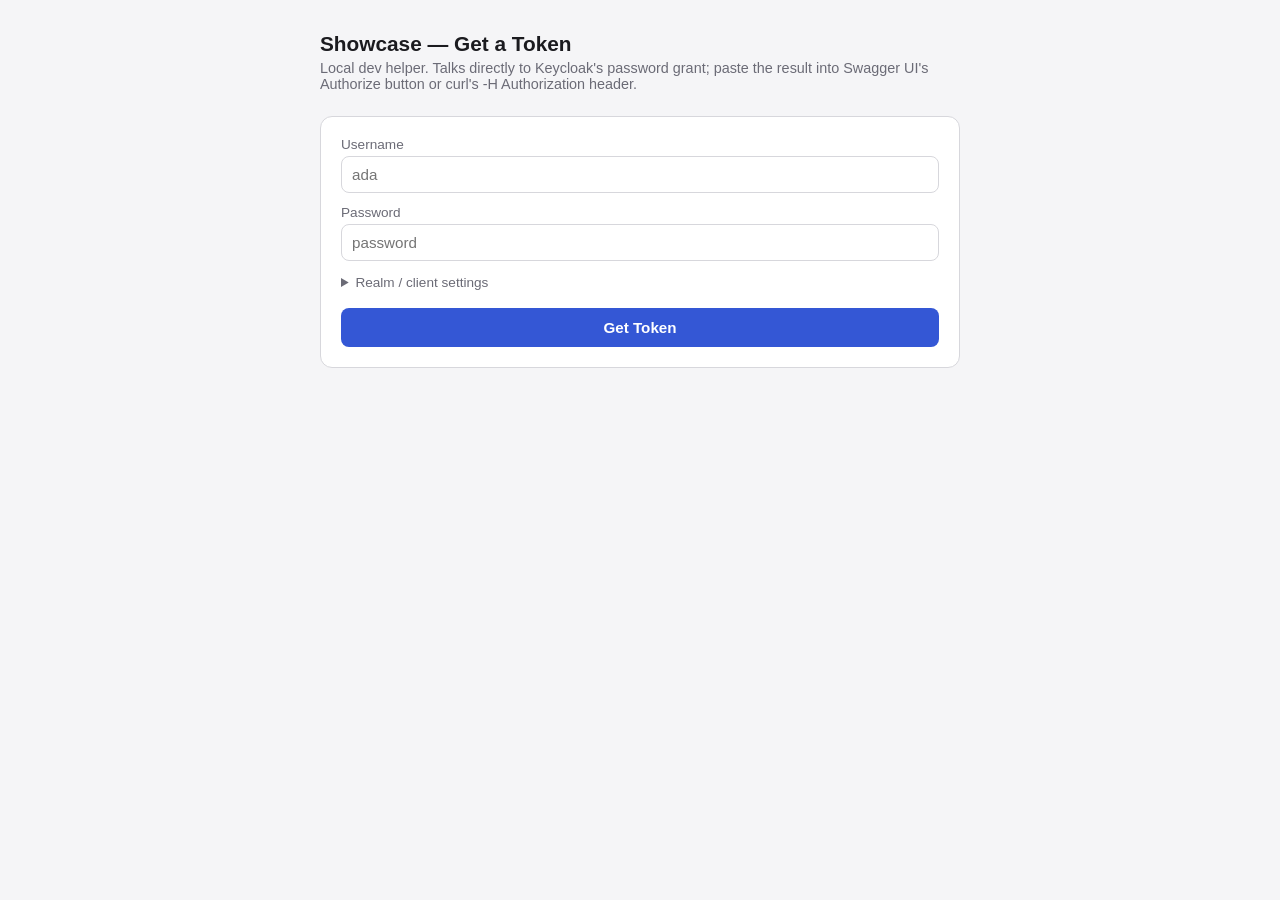
<file: docker/keycloak/get-token.html>
<!doctype html>
<html lang="en">
<head>
<meta charset="utf-8">
<title>Showcase — Get a Token</title>
<style>
  :root {
    color-scheme: light dark;
    --bg: #f5f5f7;
    --panel: #ffffff;
    --border: #d7d7dc;
    --text: #1b1b1f;
    --muted: #6b6b76;
    --accent: #3457d5;
    --accent-text: #ffffff;
    --error: #c0392b;
    --mono: ui-monospace, SFMono-Regular, Menlo, Consolas, monospace;
  }
  @media (prefers-color-scheme: dark) {
    :root {
      --bg: #16161a;
      --panel: #1f1f24;
      --border: #34343c;
      --text: #eceef1;
      --muted: #9a9aa5;
      --accent: #6a89ff;
      --accent-text: #10101a;
    }
  }
  * { box-sizing: border-box; }
  body {
    margin: 0;
    padding: 32px 16px;
    background: var(--bg);
    color: var(--text);
    font-family: -apple-system, BlinkMacSystemFont, "Segoe UI", Roboto, sans-serif;
    display: flex;
    justify-content: center;
  }
  main { width: 100%; max-width: 640px; }
  h1 { font-size: 1.3rem; margin: 0 0 4px; }
  p.sub { color: var(--muted); margin: 0 0 24px; font-size: 0.9rem; }
  .panel {
    background: var(--panel);
    border: 1px solid var(--border);
    border-radius: 12px;
    padding: 20px;
    margin-bottom: 16px;
  }
  label { display: block; font-size: 0.85rem; color: var(--muted); margin: 12px 0 4px; }
  label:first-child { margin-top: 0; }
  input {
    width: 100%;
    padding: 9px 10px;
    border-radius: 8px;
    border: 1px solid var(--border);
    background: transparent;
    color: var(--text);
    font-size: 0.95rem;
  }
  details { margin-top: 14px; }
  details summary { cursor: pointer; color: var(--muted); font-size: 0.85rem; }
  button {
    margin-top: 18px;
    width: 100%;
    padding: 11px;
    border: none;
    border-radius: 8px;
    background: var(--accent);
    color: var(--accent-text);
    font-size: 0.95rem;
    font-weight: 600;
    cursor: pointer;
  }
  button:disabled { opacity: 0.6; cursor: default; }
  .row { display: flex; gap: 10px; align-items: center; }
  .row textarea { flex: 1; }
  textarea {
    width: 100%;
    min-height: 90px;
    padding: 10px;
    border-radius: 8px;
    border: 1px solid var(--border);
    background: var(--bg);
    color: var(--text);
    font-family: var(--mono);
    font-size: 0.78rem;
    resize: vertical;
  }
  .copy-btn {
    margin-top: 0;
    width: auto;
    padding: 8px 14px;
    flex-shrink: 0;
  }
  .error {
    color: var(--error);
    font-size: 0.9rem;
    margin-top: 12px;
    white-space: pre-wrap;
  }
  .claims {
    font-family: var(--mono);
    font-size: 0.8rem;
    white-space: pre-wrap;
    color: var(--muted);
  }
  .hidden { display: none; }
  .exp-note { font-size: 0.8rem; color: var(--muted); margin-top: 6px; }
</style>
</head>
<body>
<main>
  <h1>Showcase — Get a Token</h1>
  <p class="sub">Local dev helper. Talks directly to Keycloak's password grant; paste the result into Swagger UI's Authorize button or curl's -H Authorization header.</p>

  <div class="panel">
    <label for="username">Username</label>
    <input id="username" placeholder="ada" autocomplete="username">

    <label for="password">Password</label>
    <input id="password" type="password" placeholder="password" autocomplete="current-password">

    <details>
      <summary>Realm / client settings</summary>
      <label for="tokenUrl">Token endpoint</label>
      <input id="tokenUrl" value="http://localhost:8180/realms/showcase/protocol/openid-connect/token">
      <label for="clientId">Client ID</label>
      <input id="clientId" value="showcase-ui">
    </details>

    <button id="submit">Get Token</button>
    <div id="error" class="error hidden"></div>
  </div>

  <div id="result" class="panel hidden">
    <label>Access token</label>
    <div class="row">
      <textarea id="token" readonly></textarea>
      <button id="copy" class="copy-btn">Copy</button>
    </div>
    <div id="expNote" class="exp-note"></div>

    <label>Decoded claims</label>
    <div id="claims" class="claims"></div>
  </div>
</main>

<script>
(function () {
  const $ = (id) => document.getElementById(id);
  const submitBtn = $('submit');
  const errorBox = $('error');
  const resultBox = $('result');
  const tokenBox = $('token');
  const claimsBox = $('claims');
  const expNote = $('expNote');
  const copyBtn = $('copy');

  function showError(message) {
    errorBox.textContent = message;
    errorBox.classList.remove('hidden');
    resultBox.classList.add('hidden');
  }

  function decodeJwtPayload(jwt) {
    const payload = jwt.split('.')[1];
    const padded = payload.replace(/-/g, '+').replace(/_/g, '/')
      + '='.repeat((4 - (payload.length % 4)) % 4);
    return JSON.parse(atob(padded));
  }

  async function getToken() {
    errorBox.classList.add('hidden');
    resultBox.classList.add('hidden');
    submitBtn.disabled = true;
    submitBtn.textContent = 'Requesting…';

    const tokenUrl = $('tokenUrl').value.trim();
    const clientId = $('clientId').value.trim();
    const username = $('username').value;
    const password = $('password').value;

    try {
      const body = new URLSearchParams({
        grant_type: 'password',
        client_id: clientId,
        username: username,
        password: password
      });

      const response = await fetch(tokenUrl, {
        method: 'POST',
        headers: { 'Content-Type': 'application/x-www-form-urlencoded' },
        body: body.toString()
      });

      const data = await response.json();

      if (!response.ok) {
        throw new Error((data.error_description || data.error || 'Request failed') + ` (HTTP ${response.status})`);
      }

      tokenBox.value = data.access_token;
      const claims = decodeJwtPayload(data.access_token);
      const roles = (claims.realm_access && claims.realm_access.roles) || [];
      claimsBox.textContent =
        `sub: ${claims.sub}\n` +
        `preferred_username: ${claims.preferred_username || '(none)'}\n` +
        `roles: ${roles.join(', ') || '(none)'}\n` +
        `iss: ${claims.iss}`;
      expNote.textContent = `Expires in ${data.expires_in}s (${new Date(claims.exp * 1000).toLocaleTimeString()})`;
      resultBox.classList.remove('hidden');
    } catch (err) {
      if (err instanceof TypeError) {
        showError('Network/CORS error reaching the token endpoint. If you opened this file directly '
          + '(file://), try serving it instead: run "python3 -m http.server 8765" in this folder and '
          + 'open http://localhost:8765/get-token.html.\n\n' + err.message);
      } else {
        showError(err.message);
      }
    } finally {
      submitBtn.disabled = false;
      submitBtn.textContent = 'Get Token';
    }
  }

  submitBtn.addEventListener('click', getToken);
  [$('username'), $('password')].forEach((el) =>
    el.addEventListener('keydown', (e) => { if (e.key === 'Enter') getToken(); }));

  copyBtn.addEventListener('click', async () => {
    try {
      await navigator.clipboard.writeText(tokenBox.value);
      copyBtn.textContent = 'Copied!';
    } catch {
      tokenBox.select();
      document.execCommand('copy');
      copyBtn.textContent = 'Copied!';
    }
    setTimeout(() => { copyBtn.textContent = 'Copy'; }, 1500);
  });
})();
</script>
</body>
</html>
</file>
